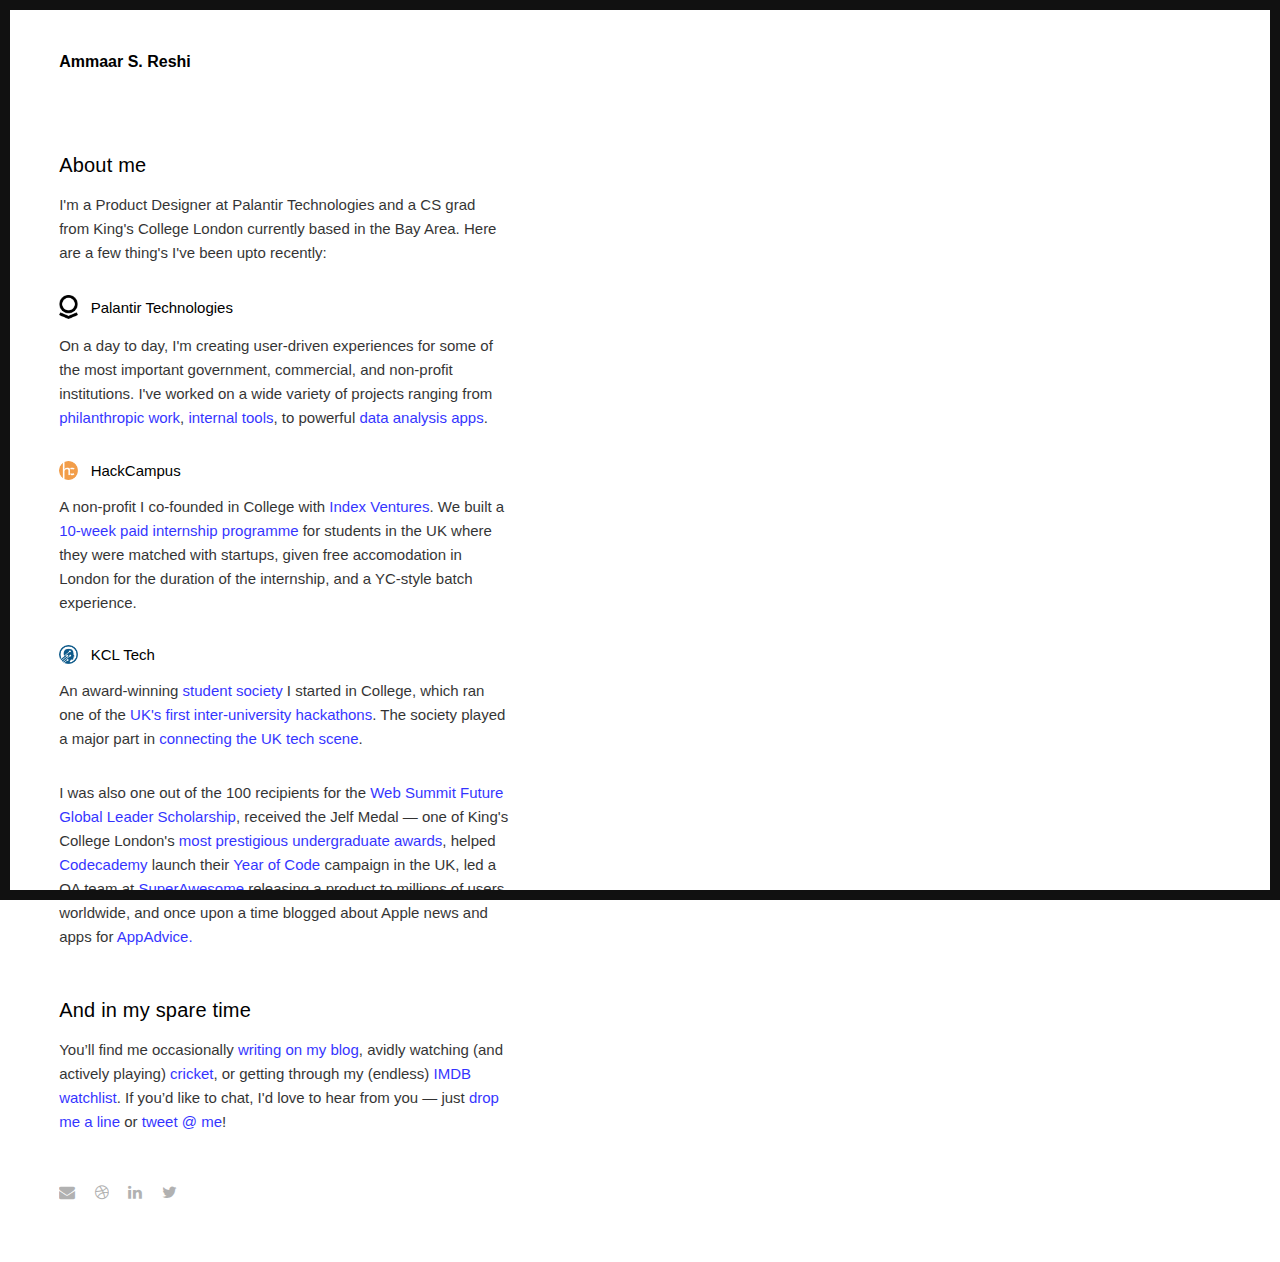
<file: index.html>
<!DOCTYPE HTML>


<!--


                |    |              _.-7
                |\.-.|             ( ,(_
                | a a|              \\  \,
                ) ["||          _.--' \  \\
             .-'  '-''-..____.-'    ___)  )\
            F   _/-``-.__;-.-.--`--' . .' \_L_
           |   l  {~~} ,_\  '.'.      ` __.' )\
           (    -.;___,;  | '- _       :__.'( /
           | -.__ _/_.'.-'      '-._ .'      \\
           |     .'   |  -- _                 '\,
           |  \ /--,--{ .    '---.__.       .'  .'
           J  ;/ __;__]. '.-.            .-' )_/
           J  (-.     '\'. '. '-._.-.-'--._ /
           |  |  '. .' | \'. '.    ._       \
           |   \   T   |  \  '. '._  '-._    '.
           F   J   |   |  '.    .  '._   '-,_.--`
           F   \   \   F .  \    '.   '.  /
          J     \  |  J   \  '.   '.    '/
          J      '.L__|    .   \    '    |
          |   .    \  |     \   '.   '. /
          |    '    '.|      |    ,-.  (
          F   | ' ___  ',._   .  /   '. \
          F   (.'`|| (-._\ '.  \-      '-\
          \ .-'  ( L `._ '\ '._ (
     hey  /'  |  /  '-._\      ''\ you're probably better off not looking at the source code. Batman warned you.
              `-'

-->


<html lang="en">

<head>
    <title>Ammaar Reshi — Product Designer</title>
    <meta charset="utf-8">
    <meta name="robots" content="index, follow">
    <meta name="viewport" content="width=device-width, initial-scale=1">
    <meta name="description" content="Ammaar Reshi is a Product Designer and CS Major based in the Bay Area.">
    <meta name="author" content="Ammaar Reshi">
    <meta name="og:image" content="assets/images/logo.png">
    <meta name="og:title" content="Ammaar Reshi">
    <meta name="og:description" content="Ammaar Reshi is a Product Designer and CS Major based in the Bay Area.">
    <meta name="og:url" content="http://www.ammaar.me">
    <meta name="twitter:card" content="summary">
    <meta name="twitter:image" content="assets/images/logo.png">
    <meta name="twitter:title" content="Ammaar Reshi">
    <meta name="twitter:description" content="Ammaar Reshi is a Product Designer and CS Major based in the Bay Area.">
    <meta name="twitter:creator" content="@asronline">
    <meta name="twitter:url" content="http://www.ammaar.me">
    <link rel="shortcut icon" href="assets/images/favicon.ico">
    <link rel="stylesheet" href="assets/style/style.css">
    <link rel="stylesheet" href="https://maxcdn.bootstrapcdn.com/font-awesome/4.7.0/css/font-awesome.min.css"> </head>

<body>
    <div id="border-t"></div>
    <div id="border-b"></div>
    <div id="border-l"></div>
    <div id="border-r"></div>
    <div>
        <p class="header-text"><a href="/">Ammaar S. Reshi</a></p>
    </div>
    <div class="main-section">
        <h2>About me</h2>
        <p>I'm a Product Designer at Palantir Technologies and a CS grad from King's College London currently based in the Bay Area. Here are a few thing's I've been upto recently:</p>
        <div class="main-section-item"> <img src="assets/images/palantir.png" class="palantir-logo"></img>
        <h3><a href="https://www.palantir.com/">Palantir Technologies</a></h3>
            <p>On a day to day, I'm creating user-driven experiences for some of the most important government, commercial, and non-profit institutions. I've worked on a wide variety of projects ranging from <a href="http://www.mercurynews.com/2016/06/28/graves-yu-palantir-ucsf-partner-with-santa-clara-county-on-homelessness-breakthrough/" target="_blank">philanthropic work</a>, <a href="https://dribbble.com/shots/2349587-Feedback-App" target="_blank">internal tools</a>, to powerful <a href="https://dribbble.com/shots/3016326-Analysis-Decisions" target="_blank">data analysis</a> <a href="https://dribbble.com/shots/2618986-Configuration-Modal" target="_blank">apps</a>.</p>
        </div>
        <div class="main-section-item"> <img src="assets/images/hackcampus.png" class="hackcampus-logo"></img>
    <h3><a href="http://hackcampus.io/">HackCampus</a></h3>
            <p>A non-profit I co-founded in College with <a href="https://www.indexventures.com" target="_blank">Index Ventures</a>. We built a <a href="http://hackcampus.io" target="_blank">10-week paid internship programme</a> for students in the UK where they were matched with startups, given free accomodation in London for the duration of the internship, and a YC-style batch experience.</p>
        </div>
        <div class="main-section-item"> <img src="assets/images/kcltech.png" class="kcltech-logo"></img>
    <h3><a href="http://kcl.tech/">KCL Tech</a></h3>
            <p>An award-winning <a href="http://www.kcl.ac.uk/nms/depts/informatics/News/newsrecords/Tech-Society-win-KCLSU-Best-New-Society-of-the-Year.aspx" target="_blank">student society</a> I started in College, which ran one of the <a href="http://www.kcl.ac.uk/newsevents/news/newsrecords/2014/February/Kings-societies-host-largest-UK-hackathon.aspx" target="_blank">UK's first inter-university hackathons</a>. The society played a major part in <a href="http://blog.ammaar.me/connecting-the-uk-student-tech-scene" target="_blank">connecting the UK tech scene</a>.</p>
        </div>
        <div class="main-section-item">
            <p>I was also one out of the 100 recipients for the <a href="https://websummit.net" target="_blank">Web Summit Future Global Leader Scholarship</a>, received the Jelf Medal — one of King's College London's <a href="http://www.kcl.ac.uk/artshums/depts/philosophy/study/handbook/assessment/taught/prizes.aspx" target="_blank">most prestigious undergraduate awards</a>, helped <a href="https://www.codecademy.com" target="_blank">Codecademy</a> launch their <a href="http://yearofcode.org" target="_blank">Year of Code</a> campaign in the UK, led a QA team at <a href="https://techcrunch.com/2015/07/20/youll-never-win-anything-with-kids/" target="_blank">SuperAwesome</a> releasing a product to millions of users worldwide, and once upon a time blogged about Apple news and apps for <a href="http://appadvice.com/appnn/author/ammaar/indexstart/2012-08-29-16:11:13" target="_blank">AppAdvice.</a></p>
        </div>
        <div class="secondary-section">
            <h2>And in my spare time</h2>
            <p>You’ll find me occasionally <a href="http://blog.ammaar.me" target="_blank">writing on my blog</a>, avidly watching (and actively playing) <a href="https://www.youtube.com/watch?v=PTUXw3Em6fU" target="_blank">cricket</a>, or getting through my (endless) <a href="http://www.imdb.com/user/ur15432095/" target="_blank">IMDB watchlist</a>. If you’d like to chat, I'd love to hear from you — just <a href="mailto:ammaar@me.com">drop me a line</a> or <a href="http://twitter.com/home?status=@asronline Hey!" target="_blank">tweet @ me</a>!</p>
            
            <div class="icons"> 
                <a href="mailto:ammaar@me.com" target="_blank">
                    <i class="fa fa-envelope" aria-hidden="true"></i></a> 
                <a href="http://dribbble.com/ammaar" target="_blank">
                    <i class="fa fa-dribbble" aria-hidden="true"></i></a> 
                <a href="https://uk.linkedin.com/in/ammaarsreshi" target="_blank">
                    <i class="fa fa-linkedin" aria-hidden="true"></i></a> 
                <a href="http://twitter.com/asronline" target="_blank">
                    <i class="fa fa-twitter" aria-hidden="true"></i></a> 
            </div>
        </div>
</body>
<script>
  (function(i,s,o,g,r,a,m){i['GoogleAnalyticsObject']=r;i[r]=i[r]||function(){
  (i[r].q=i[r].q||[]).push(arguments)},i[r].l=1*new Date();a=s.createElement(o),
  m=s.getElementsByTagName(o)[0];a.async=1;a.src=g;m.parentNode.insertBefore(a,m)
  })(window,document,'script','https://www.google-analytics.com/analytics.js','ga');

  ga('create', 'UA-28789774-1', 'auto');
  ga('send', 'pageview');

</script>
</html>
</file>
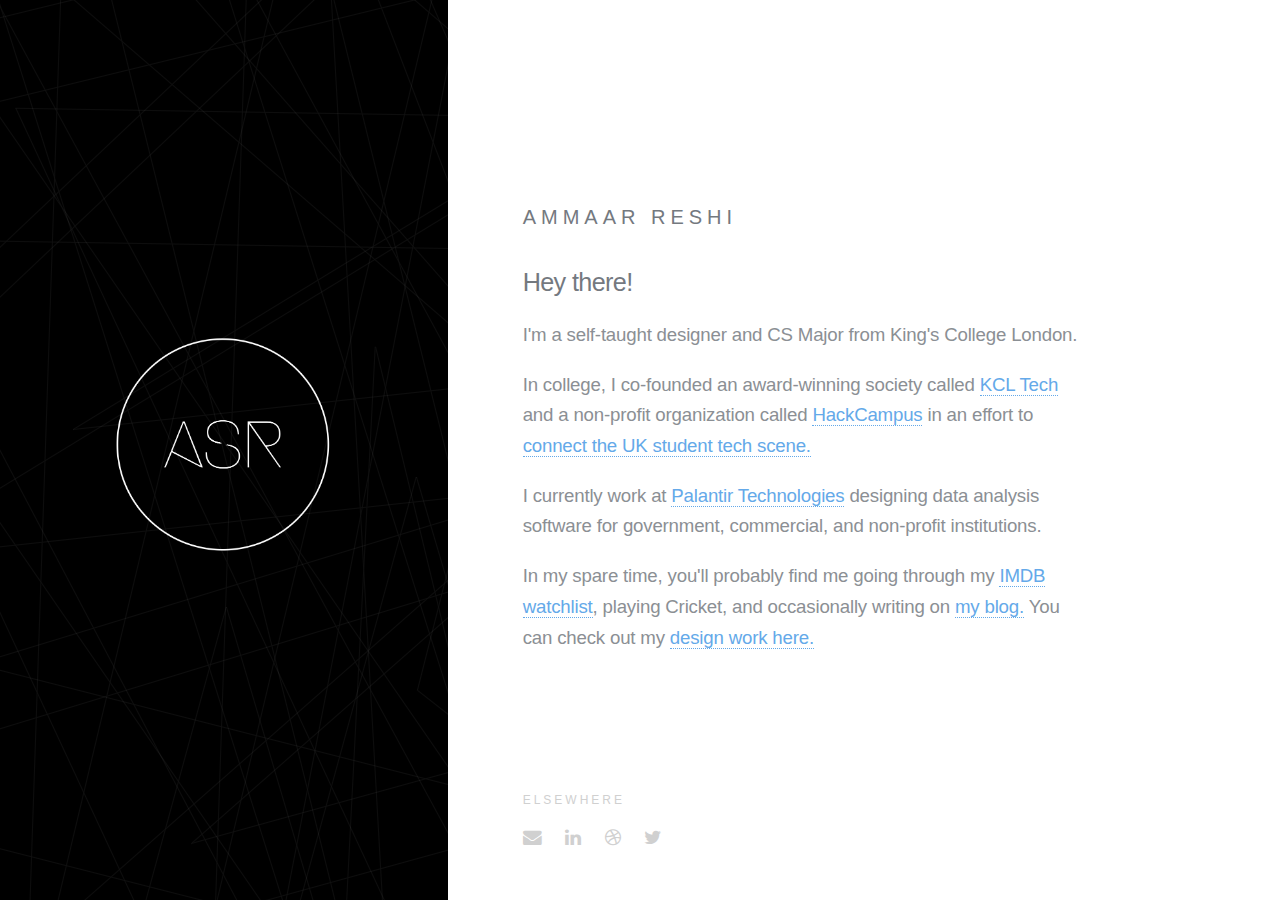
<file: archive/index.html>
<!DOCTYPE HTML>

        <!--


                |    |              _.-7
                |\.-.|             ( ,(_
                | a a|              \\  \,
                ) ["||          _.--' \  \\
             .-'  '-''-..____.-'    ___)  )\
            F   _/-``-.__;-.-.--`--' . .' \_L_
           |   l  {~~} ,_\  '.'.      ` __.' )\
           (    -.;___,;  | '- _       :__.'( /
           | -.__ _/_.'.-'      '-._ .'      \\
           |     .'   |  -- _                 '\,
           |  \ /--,--{ .    '---.__.       .'  .'
           J  ;/ __;__]. '.-.            .-' )_/
           J  (-.     '\'. '. '-._.-.-'--._ /
           |  |  '. .' | \'. '.    ._       \
           |   \   T   |  \  '. '._  '-._    '.
           F   J   |   |  '.    .  '._   '-,_.--`
           F   \   \   F .  \    '.   '.  /
          J     \  |  J   \  '.   '.    '/
          J      '.L__|    .   \    '    |
          |   .    \  |     \   '.   '. /
          |    '    '.|      |    ,-.  (
          F   | ' ___  ',._   .  /   '. \
          F   (.'`|| (-._\ '.  \-      '-\
          \ .-'  ( L `._ '\ '._ (
     hey  /'  |  /  '-._\      ''\ you're probably better off not looking at this terrible source code.
              `-'

-->

<html>
	<head>
		<title>Ammaar Reshi</title>
        <meta name="description" content="Ammaar Reshi | Product Designer"/>
		<meta charset="utf-8" />
          <link rel="shortcut icon" href="/images/favicon.png">
        <link href="/images/favicon.png" rel="icon" type="image/x-icon" />
        <meta property="og:image" content="/images/facebook-preview.png" />
		<meta name="viewport" content="width=device-width, initial-scale=1" />
		<!--[if lte IE 8]><script src="assets/js/ie/html5shiv.js"></script><![endif]-->
		<link rel="stylesheet" href="assets/css/main.css" />
		<!--[if lte IE 9]><link rel="stylesheet" href="assets/css/ie9.css" /><![endif]-->
		<!--[if lte IE 8]><link rel="stylesheet" href="assets/css/ie8.css" /><![endif]-->
	</head>
	<body>

		<!-- Page Wrapper -->
			<div id="page-wrapper">

				<!-- Wrapper -->
					<section id="wrapper">
						<div class="inner">
							<h1>Ammaar Reshi</h1>
                            <h3><b>Hey there!</b></h3>
							<p>I'm a self-taught designer and CS Major from King's College London.</p>
                            <p>In college, I co-founded an award-winning society called <a href="http://kcl.tech">KCL Tech</a> and a non-profit organization called <a href="http://hackcampus.io">HackCampus</a> in an effort to <a href="http://blog.ammaar.me/connecting-the-uk-student-tech-scene">connect the UK student tech scene.</a></p>
                            <p>I currently work at <a href="http://palantir.com">Palantir Technologies</a> designing data                                  analysis software for government, commercial, and non-profit                              institutions.</p>
                            <p>In my spare time, you'll probably find me going through my                               <a href="http://www.imdb.com/user/ur15432095/">IMDB watchlist</a>, playing Cricket, and occasionally writing on <a href="http://blog.ammaar.me">my                             blog.</a> You can check out my <a href="http://dribbble.com/ammaar">design work here.</a></p>
						</div>
						<footer>
                            <div><p id="footer-text">ELSEWHERE</p></div>
							<ul class="icons">
								<li><a href="mailto:ammaar@me.com" class="icon fa-envelope"><span class="label">Email</span></a></li>
								<li><a href="https://uk.linkedin.com/in/ammaarsreshi" class="icon fa-linkedin"><span class="label">LinkedIn</span></a></li>
								<li><a href="http://dribbble.com/ammaar" class="icon fa-dribbble"><span class="label">Dribbble</span></a></li>
								<li><a href="http://twitter.com/asronline" class="icon fa-twitter"><span class="label">Twitter</span></a></li>
							</ul>
						</footer>
					</section>

				<!-- Banner -->
					<section id="banner">
						<div class="inner">
							<div class="content">
                                
                                <center>
                                    <img id="logo" src="images/logo.png" alt="" />
                                
<!--
                  l                         l   
                 iIi                       i^i    
                 |Il                       |i|   
                 |H i                     i"I| 
                 |H:l                     |iI|  
                 |Vb i      _______      i"II|  
                 |:M:l_.--~",..... ~"--._j HI|  
                 |`Mb.   ,jHHHMHMBb.     "-HI|  
                 | MMAa,jHHMMMMMMMMHb      :I| 
                 | VMMF "VMMMHYHMMMMMA.    `I|  Yup, I used a <center> tag... warned ya'
                 | :MP   :MHI=:=IHMMMMMt    !|  
                 | `MI   .MY=: :=YMMMMP   ,a.|  
                 |  M!   jMHI=:=IHMMMMAwmAMMb|   
                 |  "Q;  MYFHHFFMMEFFEYF^:_;Dl  
                 |      jAK`'] ,>HMWWK`'].dP:H 
                 |     iMMMMMMMMMHMMMMMMMMF":H  
                 |    .:YMMMMMMMMl  "\. "~"_:T  
                 |  : : !VMMMMMMMk___,;--~X:"I  
                 |  H . :M"/ ~;"_"||~_"\. `Y H  
                 |  M.. :M:  i <.--v-.> I. : H   
                 |  Hk  `M.  :. "--w-"  H:  .H   
                 |  VMb. Vl  `ka..:H:. .F'  JH 
                 |  `VMMbYAi  "VbaHaHI::;.,jAH   
                 |   :HMMMMMk.  "^VIV'"~IkaAMH   
                 |   ;HMMMMMMMAa,.j:l.,aAMMMMH  
                 j  .dMMMMMMMMMMMHUbUHMMMMMMMHl
  -->

                                </center>
							</div>
						</div>
					</section>

			</div>

		<!-- Scripts -->
			<!--[if lte IE 8]><script src="assets/js/ie/respond.min.js"></script><![endif]-->
			<script src="assets/js/main.js"></script>

	</body>
</html>
</file>
<file: assets/style/style.css>
/** Ultra Light */

@font-face {
    font-family: "San Francisco";
    font-weight: 100;
    src: url("https://applesocial.s3.amazonaws.com/assets/styles/fonts/sanfrancisco/sanfranciscodisplay-ultralight-webfont.woff");
}


/** Thin */

@font-face {
    font-family: "San Francisco";
    font-weight: 200;
    src: url("https://applesocial.s3.amazonaws.com/assets/styles/fonts/sanfrancisco/sanfranciscodisplay-thin-webfont.woff");
}


/** Regular */

@font-face {
    font-family: "San Francisco";
    font-weight: 400;
    src: url("https://applesocial.s3.amazonaws.com/assets/styles/fonts/sanfrancisco/sanfranciscodisplay-regular-webfont.woff");
}


/** Medium */

@font-face {
    font-family: "San Francisco";
    font-weight: 500;
    src: url("https://applesocial.s3.amazonaws.com/assets/styles/fonts/sanfrancisco/sanfranciscodisplay-medium-webfont.woff");
}


/** Semi Bold */

@font-face {
    font-family: "San Francisco";
    font-weight: 600;
    src: url("https://applesocial.s3.amazonaws.com/assets/styles/fonts/sanfrancisco/sanfranciscodisplay-semibold-webfont.woff");
}


/** Bold */

@font-face {
    font-family: "San Francisco";
    font-weight: 700;
    src: url("https://applesocial.s3.amazonaws.com/assets/styles/fonts/sanfrancisco/sanfranciscodisplay-bold-webfont.woff");
}

#border-t,
#border-b,
#border-l,
#border-r {
    position: fixed;
    background: #111;
    z-index: 9999;
    display: block;
}

#border-t {
    left: 0;
    right: 0;
    top: 0;
    height: 10px;
}

#border-b {
    left: 0;
    right: 0;
    bottom: 0;
    height: 10px;
}

#border-l {
    left: 0;
    top: 0;
    bottom: 0;
    width: 10px;
}

#border-r {
    right: 0;
    top: 0;
    bottom: 0;
    width: 10px;
}

body {
    font-family: -apple-system, 'BlinkMacSystemFont', 'San Francisco', sans-serif;
    -webkit-font-smoothing: antialiased;
    padding-top: 2vw !important;
    padding: 7vw;
}

body a {
    text-decoration: none;
    color: #0000FF;
}

p.header-text {
    opacity: 1;
    font-weight: 700;
    font-size: 16px;
}

p.header-text a {
    color: #000;
}

h2 {
    font-size: 20px;
    font-weight: 300;
    letter-spacing: 0.2px;
}

h3 {
    vertical-align: middle;
    display: inline;
    font-size: 15px;
    font-weight: 400;
}

h3 a{
    color: #000;
}

h3 a:hover{
    transition: .2s;
    opacity: 0.4;
}

p {
    font-size: 15px;
    font-weight: 300;
    line-height: 24px;
    max-width: 450px;
    opacity: 0.8;
}

p a:hover {
    transition: .2s;
    opacity: 0.4;
}

img {
    vertical-align: middle;
    margin-right: 8px;
    width: 19px;
}

i {
    position: relative;
    margin-right: 15px;
    color: #000;
    opacity: 0.3;
}

i:hover {
    transition: .2s;
    opacity: 1;
}

div.main-section {
    margin-top: 80px;
}

div.main-section-item {
    margin-top: 30px;
}

div.secondary-section {
    margin-top: 50px;
}

div.icons {
    margin-top: 50px;
}

@media only screen and (min-width: 64.063em) {
    body {
        padding: 4vw;
    }
}


/* min-width 1025px, large screens */

@media
/* Fairly small screens including iphones */

only screen and (max-width: 500px),
/* iPads */

only screen and (min-device-width: 768px) and (max-device-width: 1024px) {
    #border-t, #border-b, #border-l, #border-r {
        display: none;
    }
}
</file>
<file: archive/assets/css/ie9.css>
/* Banner */

	#banner {
		padding: 4em 0 2em 0 ;
		height: 100%;
		left: 0;
		position: absolute;
		text-align: center;
		top: 0;
	}

		#banner .inner:before, #banner .inner:after {
			display: none;
		}

/* Wrapper */

	#wrapper {
		position: absolute;
		top: 0;
		left: 35vw;
	}
</file>
<file: archive/assets/css/main.css>
@import url(font-awesome.min.css);
@import url("http://fonts.googleapis.com/css?family=Source+Sans+Pro:300,400,900");



	html, body, div, span, applet, object, iframe, h1, h2, h3, h4, h5, h6, p, blockquote, pre, a, abbr, acronym, address, big, cite, code, del, dfn, em, img, ins, kbd, q, s, samp, small, strike, strong, sub, sup, tt, var, b, u, i, center, dl, dt, dd, ol, ul, li, fieldset, form, label, legend, table, caption, tbody, tfoot, thead, tr, th, td, article, aside, canvas, details, embed, figure, figcaption, footer, header, hgroup, menu, nav, output, ruby, section, summary, time, mark, audio, video {
		margin: 0;
		padding: 0;
		border: 0;
		font-size: 100%;
		font: inherit;
		vertical-align: baseline;
	}

	article, aside, details, figcaption, figure, footer, header, hgroup, menu, nav, section {
		display: block;
	}

	body {
		line-height: 1;
	}

	ol, ul {
		list-style: none;
	}

	blockquote, q {
		quotes: none;
	}

	blockquote:before, blockquote:after, q:before, q:after {
		content: '';
		content: none;
	}

	table {
		border-collapse: collapse;
		border-spacing: 0;
	}

	body {
		-webkit-text-size-adjust: none;
	}

/* Box Model */

	*, *:before, *:after {
		-moz-box-sizing: border-box;
		-webkit-box-sizing: border-box;
		box-sizing: border-box;
	}

/* Basic */

	@-ms-viewport {
		width: device-width;
	}

	@media screen and (max-width: 480px) {

		html, body {
			min-width: 320px;
		}

	}

	body {
		background: #ffffff;
	}

		body.is-loading *, body.is-loading *:before, body.is-loading *:after {
			-moz-animation: none !important;
			-webkit-animation: none !important;
			-ms-animation: none !important;
			animation: none !important;
			-moz-transition: none !important;
			-webkit-transition: none !important;
			-ms-transition: none !important;
			transition: none !important;
		}

/* Type */

	body, input, select, textarea {
		color: #8b8f94;
		font-family: "Roboto", Helvetica, sans-serif;
		font-size: 22pt;
		font-weight: 300;
		letter-spacing: -0.01em;
		line-height: 1.65;
	}

		@media screen and (max-width: 1680px) {

			body, input, select, textarea {
				font-size: 15pt;
			}

		}

		@media screen and (max-width: 1280px) {

			body, input, select, textarea {
				font-size: 14pt;
			}

		}

		@media screen and (max-width: 736px) {

			body, input, select, textarea {
				font-size: 12pt;
			}

		}

	a {
		-moz-transition: color 0.2s ease-in-out, border-bottom-color 0.2s ease-in-out;
		-webkit-transition: color 0.2s ease-in-out, border-bottom-color 0.2s ease-in-out;
		-ms-transition: color 0.2s ease-in-out, border-bottom-color 0.2s ease-in-out;
		transition: color 0.2s ease-in-out, border-bottom-color 0.2s ease-in-out;
		color: #64a9e9;
		border-bottom: dotted 1px;
		text-decoration: none;
	}

		a:hover {
			border-bottom-color: #2470b7;
			color: #2470b7 !important;
		}

	strong, b {
		color: #74797f;
		font-weight: 400;
	}

	em, i {
		font-style: italic;
	}

	p {
		margin: 0 0 1em 0;
	}

	h1, h2, h3, h4, h5, h6 {
		color: #74797f;
		font-weight: 300;
		letter-spacing: -0.025em;
		line-height: 1.4;
		margin: 0 0 0.8em 0;
	}

		h1 b, h2 b, h3 b, h4 b, h5 b, h6 b {
/*
			color: #64a9e9;
*/
			font-weight: 300;
		}

		h1 a, h2 a, h3 a, h4 a, h5 a, h6 a {
			color: inherit;
			text-decoration: none;
		}

	h1 {
		font-weight: 400;
		margin: 0 0 1.7em 0;
		text-transform: uppercase;
		font-size: 20px;
        letter-spacing: 0.25em;
	}

		h1 b {
			font-weight: 400;
		}

	h2 {
		font-size: 2em;
	}

	h3 {
		font-size: 1.35em;
	}

	h4 {
		font-size: 1.1em;
	}

	h5 {
		font-size: 0.9em;
	}

	h6 {
		font-size: 0.7em;
	}

	@media screen and (max-width: 980px) {

		h1 br, h2 br, h3 br, h4 br, h5 br, h6 br {
			display: none;
		}

	}

	@media screen and (max-width: 736px) {

		h1, h2, h3, h4, h5, h6 {
			margin: 0 0 1em 0;
		}

		h2 {
			font-size: 1.5em;
		}

	}

	sub {
		font-size: 0.8em;
		position: relative;
		top: 0.5em;
	}

	sup {
		font-size: 0.8em;
		position: relative;
		top: -0.5em;
	}

	blockquote {
		border-left: solid 4px #e6e8eb;
		font-style: italic;
		margin: 0 0 2em 0;
		padding: 0.5em 0 0.5em 2em;
	}

	code {
		border-radius: 4px;
		border: solid 2px #e6e8eb;
		font-family: "Courier New", monospace;
		font-size: 0.9em;
		margin: 0 0.25em;
		padding: 0.25em 0.65em;
	}

	pre {
		-webkit-overflow-scrolling: touch;
		font-family: "Courier New", monospace;
		font-size: 0.9em;
		margin: 0 0 2em 0;
	}

		pre code {
			display: block;
			line-height: 1.75em;
			padding: 1em 1.5em;
			overflow-x: auto;
		}

	hr {
		border: 0;
		border-bottom: solid 2px #e6e8eb;
		margin: 2.5em 0;
	}

		hr.major {
			margin: 3.5em 0;
		}

	.align-left {
		text-align: left;
	}

	.align-center {
		text-align: center;
	}

	.align-right {
		text-align: right;
	}



/* Icon */

	.icon {
		text-decoration: none;
		border-bottom: none;
		color: inherit;
		position: relative;
	}

		.icon:before {
			-moz-osx-font-smoothing: grayscale;
			-webkit-font-smoothing: antialiased;
			font-family: FontAwesome;
			font-style: normal;
			font-weight: normal;
			text-transform: none !important;
		}

		.icon > .label {
			display: none;
		}

/* List */

	ol {
		list-style: decimal;
		margin: 0 0 2em 0;
		padding-left: 1.25em;
	}

		ol li {
			padding-left: 0.25em;
		}

	ul {
		list-style: disc;
		margin: 0 0 2em 0;
		padding-left: 1em;
	}

		ul li {
			padding-left: 0.5em;
		}

		ul.alt {
			list-style: none;
			padding-left: 0;
		}

			ul.alt li {
				border-top: solid 1px #e6e8eb;
				padding: 0.5em 0;
			}

				ul.alt li:first-child {
					border-top: 0;
					padding-top: 0;
				}

		ul.icons {
			cursor: default;
			list-style: none;
			padding-left: 0;
		}

			ul.icons li {
				display: inline-block;
				padding: 0 1em 0 0;
			}

				ul.icons li:last-child {
					padding-right: 0;
				}

				ul.icons li .icon:before {
					font-size: 1em;
				}

					@media screen and (max-width: 736px) {

						ul.icons li .icon:before {
							font-size: 1.25em;
						}

					}

		ul.actions {
			cursor: default;
			list-style: none;
			padding-left: 0;
		}

			ul.actions li {
				display: inline-block;
				padding: 0 1em 0 0;
				vertical-align: middle;
			}

				ul.actions li:last-child {
					padding-right: 0;
				}

			ul.actions.small li {
				padding: 0 0.5em 0 0;
			}

			ul.actions.vertical li {
				display: block;
				padding: 1em 0 0 0;
			}

				ul.actions.vertical li:first-child {
					padding-top: 0;
				}

				ul.actions.vertical li > * {
					margin-bottom: 0;
				}

			ul.actions.vertical.small li {
				padding: 0.5em 0 0 0;
			}

				ul.actions.vertical.small li:first-child {
					padding-top: 0;
				}

			ul.actions.fit {
				display: table;
				margin-left: -1em;
				padding: 0;
				table-layout: fixed;
				width: calc(100% + 1em);
			}

				ul.actions.fit li {
					display: table-cell;
					padding: 0 0 0 1em;
				}

					ul.actions.fit li > * {
						margin-bottom: 0;
					}

				ul.actions.fit.small {
					margin-left: -0.5em;
					width: calc(100% + 0.5em);
				}

					ul.actions.fit.small li {
						padding: 0 0 0 0.5em;
					}

			@media screen and (max-width: 480px) {

				ul.actions {
					margin: 0 0 2em 0;
				}

					ul.actions li {
						display: block;
						padding: 1em 0 0 0;
						text-align: left;
						width: 100%;
					}

						ul.actions li:first-child {
							padding-top: 0;
						}

						ul.actions li > * {
							margin: 0 !important;
							width: 100%;
						}

							ul.actions li > *.icon:before {
								margin-left: -1.75em;
							}

					ul.actions.small li {
						padding: 0.5em 0 0 0;
					}

						ul.actions.small li:first-child {
							padding-top: 0;
						}

			}

	dl {
		margin: 0 0 2em 0;
	}

		dl dt {
			display: block;
			font-weight: 400;
			margin: 0 0 1em 0;
		}

		dl dd {
			margin-left: 2em;
		}



/* Page Wrapper */

	#page-wrapper {
		display: -moz-flex;
		display: -webkit-flex;
		display: -ms-flex;
		display: flex;
		-moz-flex-direction: row-reverse;
		-webkit-flex-direction: row-reverse;
		-ms-flex-direction: row-reverse;
		flex-direction: row-reverse;
		-moz-align-items: stretch;
		-webkit-align-items: stretch;
		-ms-align-items: stretch;
		align-items: stretch;
		min-height: 100vh;
	}

		body.is-ie #page-wrapper {
			height: 100vh;
		}

		@media screen and (max-width: 980px) {

			body.is-ie #page-wrapper {
				height: auto;
			}

		}

		@media screen and (orientation: portrait) {

			#page-wrapper {
				-moz-flex-direction: column-reverse;
				-webkit-flex-direction: column-reverse;
				-ms-flex-direction: column-reverse;
				flex-direction: column-reverse;
				height: auto !important;
				min-height: 0 !important;
			}

		}

/* Wrapper */

	#wrapper {
		padding: 4.5em 4.5em 2.5em 4.5em ;
		display: -moz-flex;
		display: -webkit-flex;
		display: -ms-flex;
		display: flex;
		-moz-flex-direction: column;
		-webkit-flex-direction: column;
		-ms-flex-direction: column;
		flex-direction: column;
		-moz-justify-content: space-between;
		-webkit-justify-content: space-between;
		-ms-justify-content: space-between;
		justify-content: space-between;
		width: 65vw;
	}

		#wrapper:before {
			content: '';
		}

		#wrapper .inner {
			max-width: 30em;
		}

		#wrapper footer {
			color: #d0d0d0;
		}

			#wrapper footer ul {
				margin: 0;
			}

		#wrapper > * {
			-moz-transition: opacity 1s ease, -moz-transform 1s ease;
			-webkit-transition: opacity 1s ease, -webkit-transform 1s ease;
			-ms-transition: opacity 1s ease, -ms-transform 1s ease;
			transition: opacity 1s ease, transform 1s ease;
			-moz-transform: translateX(0) translateY(0);
			-webkit-transform: translateX(0) translateY(0);
			-ms-transform: translateX(0) translateY(0);
			transform: translateX(0) translateY(0);
			opacity: 1;
		}

		@media screen and (max-width: 1280px) {

			#wrapper {
				padding: 4.5em 4em 2.5em 4em ;
			}

		}

		@media screen and (max-width: 980px) {

			#wrapper {
				padding: 4em 4em 2em 4em ;
			}

		}

		@media screen and (max-width: 980px) and (orientation: portrait) {

			#wrapper .inner {
				max-width: 28em;
			}

		}

		@media screen and (max-width: 736px) {

			#wrapper {
				padding: 3em 3em 1em 3em ;
				-moz-justify-content: -moz-flex-start;
				-webkit-justify-content: -webkit-flex-start;
				-ms-justify-content: -ms-flex-start;
				justify-content: flex-start;
			}

				#wrapper footer ul {
					margin: 0 0 2em 0;
				}

		}

		@media screen and (max-width: 480px) {

			#wrapper {
				padding: 3em 2em 1em 2em ;
			}

		}

		@media screen and (max-width: 360px) {

			#wrapper {
				padding: 2em 1.5em 0.1em 1.5em ;
			}

		}

		@media screen and (orientation: portrait) {

			#wrapper {
				-moz-align-items: center;
				-webkit-align-items: center;
				-ms-align-items: center;
				align-items: center;
				text-align: left;
				width: 100%;
			}

				#wrapper .inner {
					width: 100%;
				}

				#wrapper footer {
					margin: 0.5em 0 0 0;
                    text-align: center;
				}

					#wrapper footer ul {
						margin: 0 0 2em 0;
					}

		}

		body.is-loading #wrapper > * {
			-moz-transform: translateX(0.5em);
			-webkit-transform: translateX(0.5em);
			-ms-transform: translateX(0.5em);
			transform: translateX(0.5em);
			opacity: 0;
		}

		@media screen and (orientation: portrait) {

			body.is-loading #wrapper > * {
				-moz-transform: translateY(0.5em);
				-webkit-transform: translateY(0.5em);
				-ms-transform: translateY(0.5em);
				transform: translateY(0.5em);
			}

		}

/* Banner */

#logo{
    align-content: center;
    width:50%;
}

	#banner {
        background-image: url("/images/bg.png");
		display: -moz-flex;
		display: -webkit-flex;
		display: -ms-flex;
		display: flex;
		-moz-align-items: center;
		-webkit-align-items: center;
		-ms-align-items: center;
		align-items: center;
		-moz-justify-content: center;
		-webkit-justify-content: center;
		-ms-justify-content: center;
		justify-content: center;
		overflow: hidden;
		width: 35vw;
	}



		@media screen and (max-width: 980px) {

			#banner {
				padding: 2.5em 0;
			}

				#banner .content {
					padding: 1.5em 0.35em 3em 0.35em;
				}

				#banner ul {
					width: 10.125em;
					height: 18em;
				}

					#banner ul li img {
						width: 10.125em;
						height: 18em;
					}

		}

		@media screen and (max-width: 736px) {

			#banner {
				-moz-align-items: -moz-flex-start;
				-webkit-align-items: -webkit-flex-start;
				-ms-align-items: -ms-flex-start;
				align-items: flex-start;
				padding: 3em 0;
			}

				#banner .content {
					padding: 1em 0.3em 2em 0.3em;
				}

					#banner .content:before {
						top: 0.385em;
						width: 2em;
						height: 0.35em;
						margin-left: -1em;
					}

					#banner .content:after {
						bottom: 0.375em;
						width: 1.25em;
						height: 1.25em;
						margin-left: -0.625em;
					}

				#banner ul {
					width: 8.4375em;
					height: 15em;
				}

					#banner ul li img {
						width: 8.4375em;
						height: 15em;
					}

		}

		@media screen and (max-width: 736px) and (orientation: portrait) {

			#banner {
				padding: 1.5em 0;
			}

		}

		@media screen and (orientation: portrait) {

			#banner {
				width: 100%;
			}

		}

		body.is-loading #banner .inner ul:after {
			opacity: 1;
		}

/* Footer */

#footer-text{
    font-size: 12px;
    letter-spacing: 0.25em;
}

	#footer {
		position: fixed;
		bottom: 0;
		right: 0;
	}
</file>
<file: archive/assets/css/ie8.css>
/* Button */

	input[type="submit"],
	input[type="reset"],
	input[type="button"],
	button,
	.button {
		position: relative;
		-ms-behavior: url("assets/js/ie/PIE.htc");
	}

/* Banner */

	#banner {
		width: 35%;
	}

		#banner ul:after {
			display: none;
		}

		#banner .content:before {
			background-color: #e6e8eb;
		}

		#banner .content:after {
			background-color: #e6e8eb;
		}

/* Wrapper */

	#wrapper {
		left: 35%;
	}
</file>
